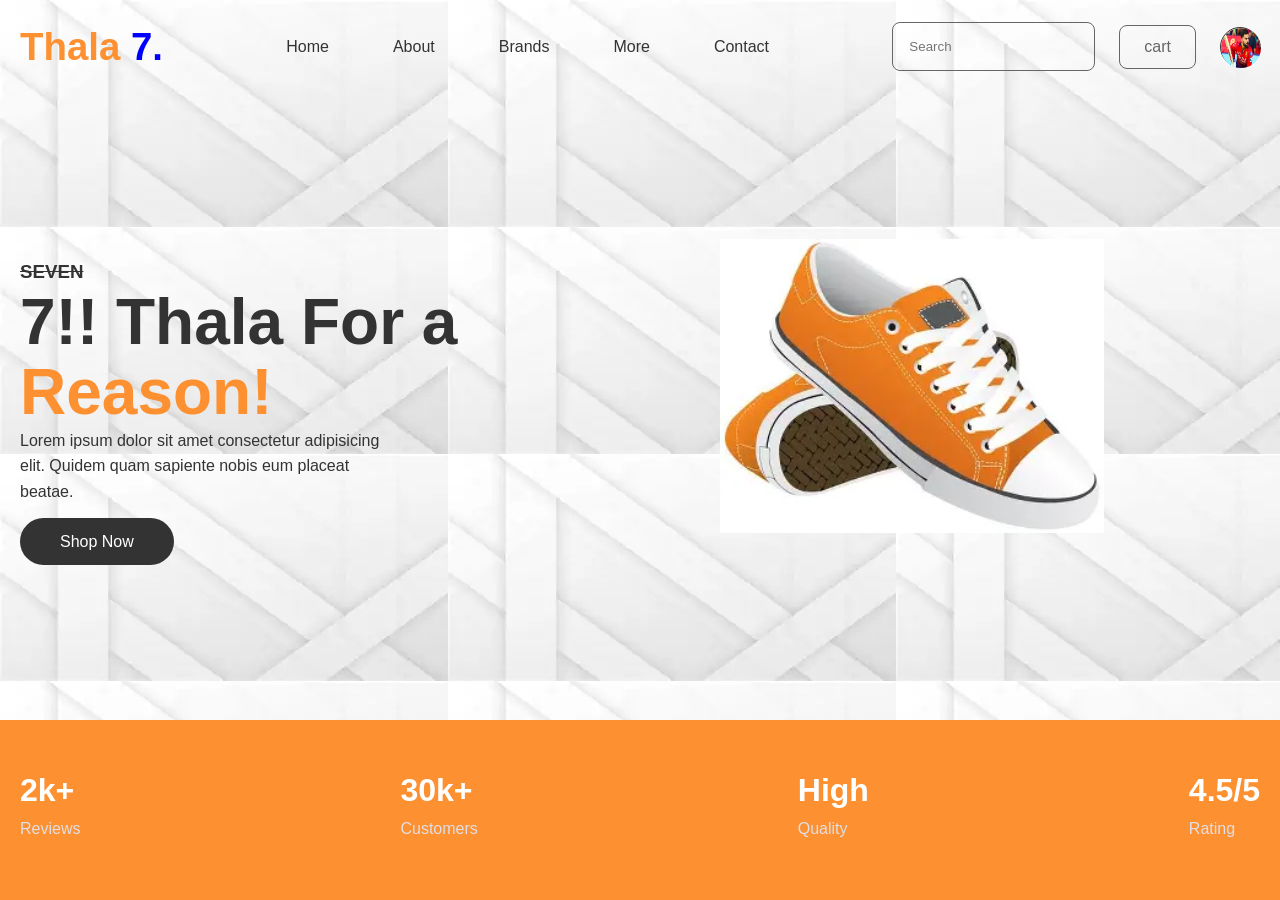
<file: index.html>
<!DOCTYPE html>
<html lang="en">
<head>
    <meta charset="UTF-8">
    <meta name="viewport" content="width=device-width, initial-scale=1.0">
    <title>Thala 7 Sneaker store</title>
    <link rel="stylesheet" href="style.css">
</head>
<body>
    <header class="header">
        <div class="container">
            <nav class="navbar">
                <div class="logo">
                    <h2>Thala <span>7.</span></h2>
                </div>
                <div class="nav-links">
                    <ul>
                        <li><a href="index.html">Home</a></li>
                        <li><a href="">About</a></li>
                        <li><a href="">Brands</a></li>
                        <li><a href="">More</a></li>
                        <li><a href="">Contact</a></li>
                    </ul>
                </div>

                <div class="nav-right">

                    <div class="search">
                        <input type="search" placeholder="Search">
                    </div>
                    <div class="cart">
                        <a href="">cart</a>
                    </div>
                    <div class="profile">
                        <img src="images/profile.webp" alt="pro">
                    </div>
                </div>
                
            </nav>
        </div>
    </header>

    <main>
        <section class="hero" id="hero">
            <div class="container">
                <div class="hero-content">

                    <div class="hero-info">
                        <h3>SEVEN</h3>
                        <h1>7!! Thala For a <span>Reason!</span></h1>
                        <p>Lorem ipsum dolor sit amet consectetur adipisicing elit. Quidem quam sapiente nobis eum placeat beatae.</p>
                        <a href="product.html">Shop Now</a>
                    </div>
                    
                    <div class="hero-image">
                        <div class="image">
                            <img src="images/shoes.webp" alt="shoes image">
                        </div>
                    </div>
                </div>
            </div>
        </section>
    </main>

    <footer class="footer">
     <div class="container">
        <div class="review">
            <h1>2k+</h1>
            <p>Reviews</p>
        </div>
        <div class="customers">
            <h1>30k+</h1>
            <p>Customers</p>
        </div>
        <div class="quality">
            <h1>High</h1>
            <p>Quality</p>
        </div>
        <div class="rating">
            <h1>4.5/5</h1>
            <p>Rating</p>
        </div>
     </div>
    </footer>
</body>
</html>
</file>
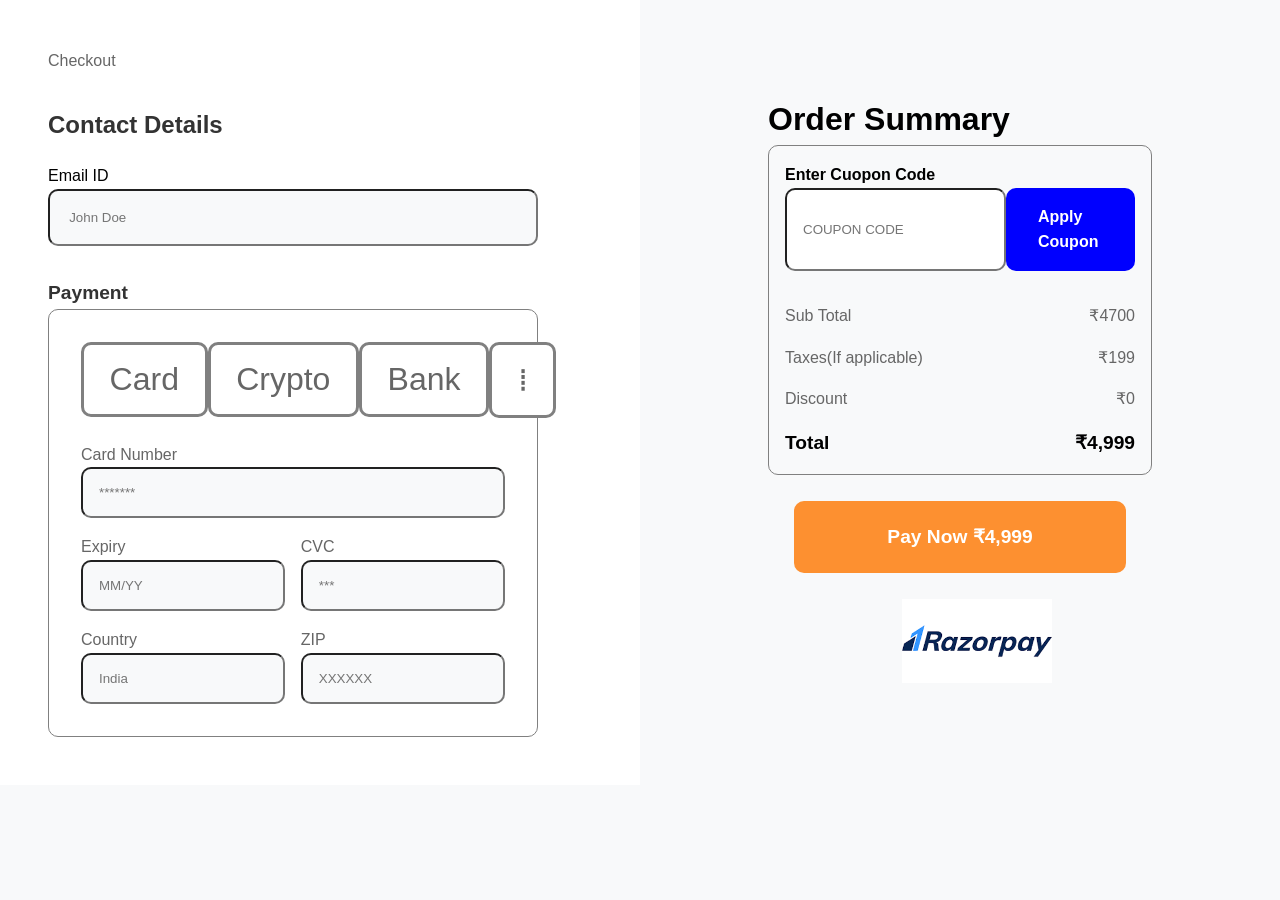
<file: payment.html>
<!DOCTYPE html>
<html lang="en">
<head>
    <meta charset="UTF-8">
    <meta name="viewport" content="width=device-width, initial-scale=1.0">
    <title>Payment</title>
    <link rel="stylesheet" href="product.css">
</head>
<style>
    .right-shopping{
       margin-right: 10%;
       width: 30%;
    }
</style>
<body>
    <main class="payment">
        <div class="payment-left">
           <p class="check">Checkout</p>
           <h2>Contact Details</h2>
           <div class="email">
            <label for="email">Email ID</label>
            <input type="email" name="email" id="email" placeholder="John Doe">
           </div>

           <h3>Payment</h3>

           <div class="payment-container">
               <div class="payment-methods">
                <button class="card">Card</button>
                <button class="crypto">Crypto</button>
                <button class="bank">Bank</button>
                <button>⁞</button>
               </div>
            
               <label for="number">Card Number</label>
               <input type="number" name="number" id="number" placeholder="*******" class="cardnumber">

               <div class="card-details">
                <div>
                    <label for="date">Expiry</label>
                    <input type="number" id="date" name="date" placeholder="MM/YY">
                </div>
                    <div>
                    <label for="cvc">CVC</label>
                    <input type="number" id="cvc" name="cvc" placeholder="***">
                </div>
                    <div>
                    <label for="county">Country</label>
                    <input type="text" id="country" name="country" placeholder="India">
                </div>
                <div>
                    <label for="zip">ZIP</label>
                    <input type="text" id="zip" name="zip" placeholder="XXXXXX">
                </div>
               </div>
           </div>
        </div>
           <div class="right-shopping">
            <h1>Order Summary</h1>
                    <div class="price-container">

                        <h4>Enter Cuopon Code</h4>
                        <div class="coupon">
                            <input type="text" name="" id="" placeholder="COUPON CODE">
                            <a href="#">Apply Coupon</a>
                        </div>

                        <div class="price-total">
                            <p>Sub Total</p>
                            <p>₹4700</p>
                        </div>
                        <div class="price-total">
                            <p>Taxes(If applicable)</p>
                            <p>₹199</p>
                        </div>
                        <div class="price-total">
                            <p>Discount</p>
                            <p>₹0</p>
                        </div>
                        <div class="total">
                            <p>Total</p>
                            <p>₹4,999</p>
                        </div>
                    </div>

                  <a class="pay-button" href="">Pay Now ₹4,999</a>
                  <img src="images/rajorpay.png" alt="">
                </div>
    </main>
</body>
</html>
</file>
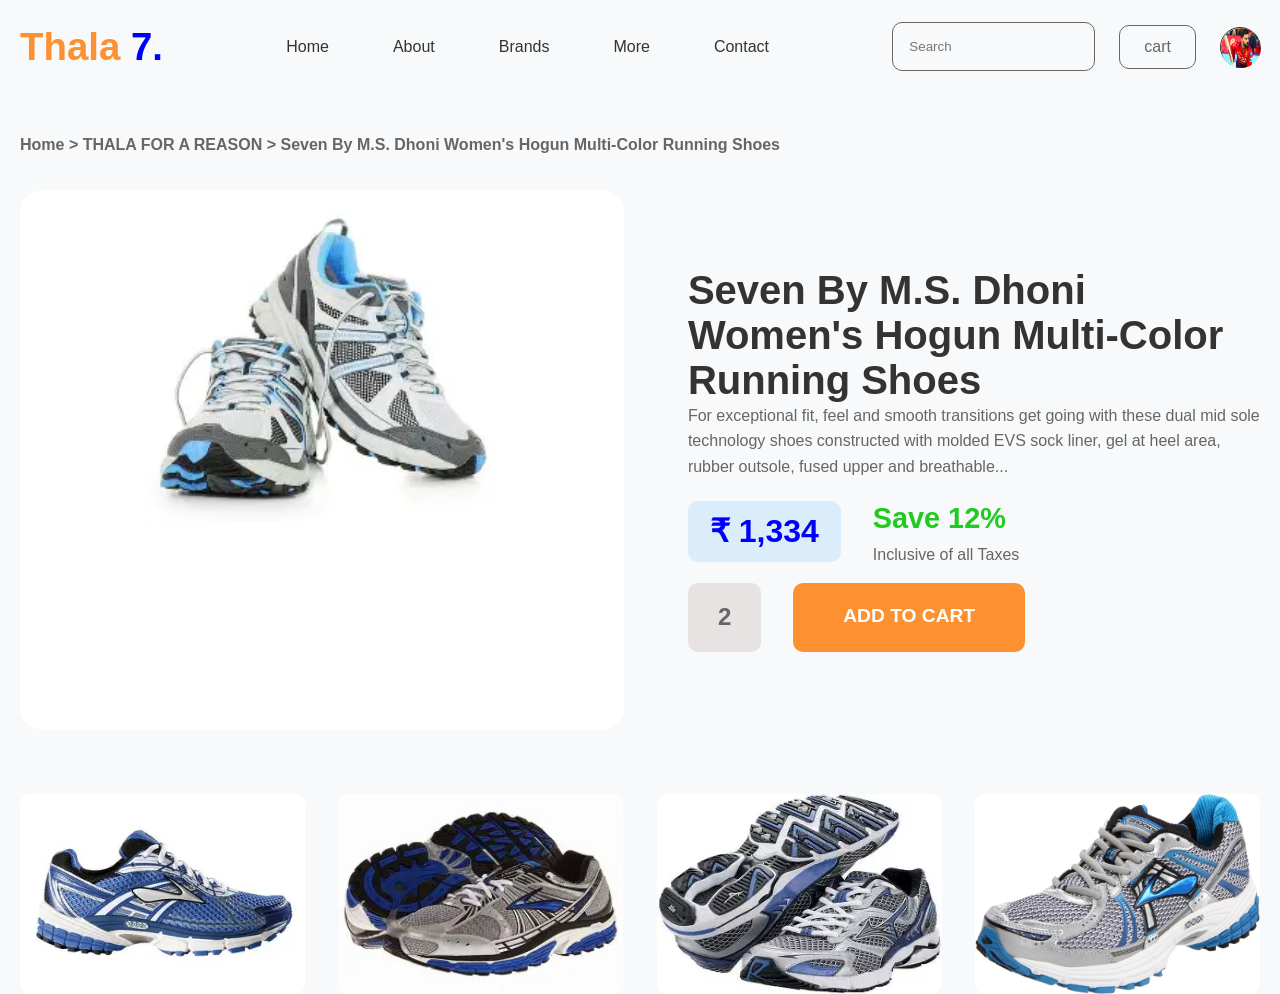
<file: product.html>
<!DOCTYPE html>
<html lang="en">
<head>
    <meta charset="UTF-8">
    <meta name="viewport" content="width=device-width, initial-scale=1.0">
    <title>Project page</title>
    <!-- <link rel="stylesheet" href="style.css"> -->
    <link rel="stylesheet" href="product.css">
</head>
<body>
        <header class="header">
        <div class="container">
            <nav class="navbar">
                <div class="logo">
                    <h2>Thala <span>7.</span></h2>
                </div>
                <div class="nav-links">
                    <ul>
                        <li><a href="index.html">Home</a></li>
                        <li><a href="">About</a></li>
                        <li><a href="">Brands</a></li>
                        <li><a href="">More</a></li>
                        <li><a href="">Contact</a></li>
                    </ul>
                </div>

                <div class="nav-right">

                    <div class="search">
                        <input type="search" placeholder="Search">
                    </div>
                    <div class="cart">
                        <a href="">cart</a>
                    </div>
                    <div class="profile">
                        <img src="images/profile.webp" alt="pro">
                    </div>
                </div>
                
            </nav>
        </div>
    </header>

    <main>
        <div class="container">
            <h3 class="tagline">Home > THALA FOR A REASON > Seven By M.S. Dhoni Women's Hogun Multi-Color Running Shoes</h3>
            <section class="product" id="product">
                <div class="product-image">
                    <img src="images/product.webp" alt="product">
                </div>
                <div class="product-details">
                    <h1>Seven By M.S. Dhoni Women's Hogun Multi-Color Running Shoes</h1>
                    <p>For exceptional fit, feel and smooth transitions get going with these dual mid sole technology shoes constructed with molded EVS sock liner, gel at heel area, rubber outsole, fused upper and breathable...</p>

                    <div class="price">
                        <div class="amount">
                            ₹ 1,334
                        </div>
                        <div class="discount">
                            <h5>Save 12%</h5>
                            <p>Inclusive of all Taxes</p>
                        </div>
                    </div>

                   <div class="addToCart">
                    <p>2</p>
                    <a href="shoppingCart.html">ADD TO CART</a>
                   </div>
                </div>
            </section>

            <div class="productGallery">
                <img src="images/primage1.webp" alt="shoes">
                <img src="images/primage2webp.webp" alt="shoes">
                <img src="images/primage3.webp" alt="shoes">
                <img src="images/primage4.jpg" alt="shoes">
            </div>
        </div>
    </main>
</body>
</html>
</file>
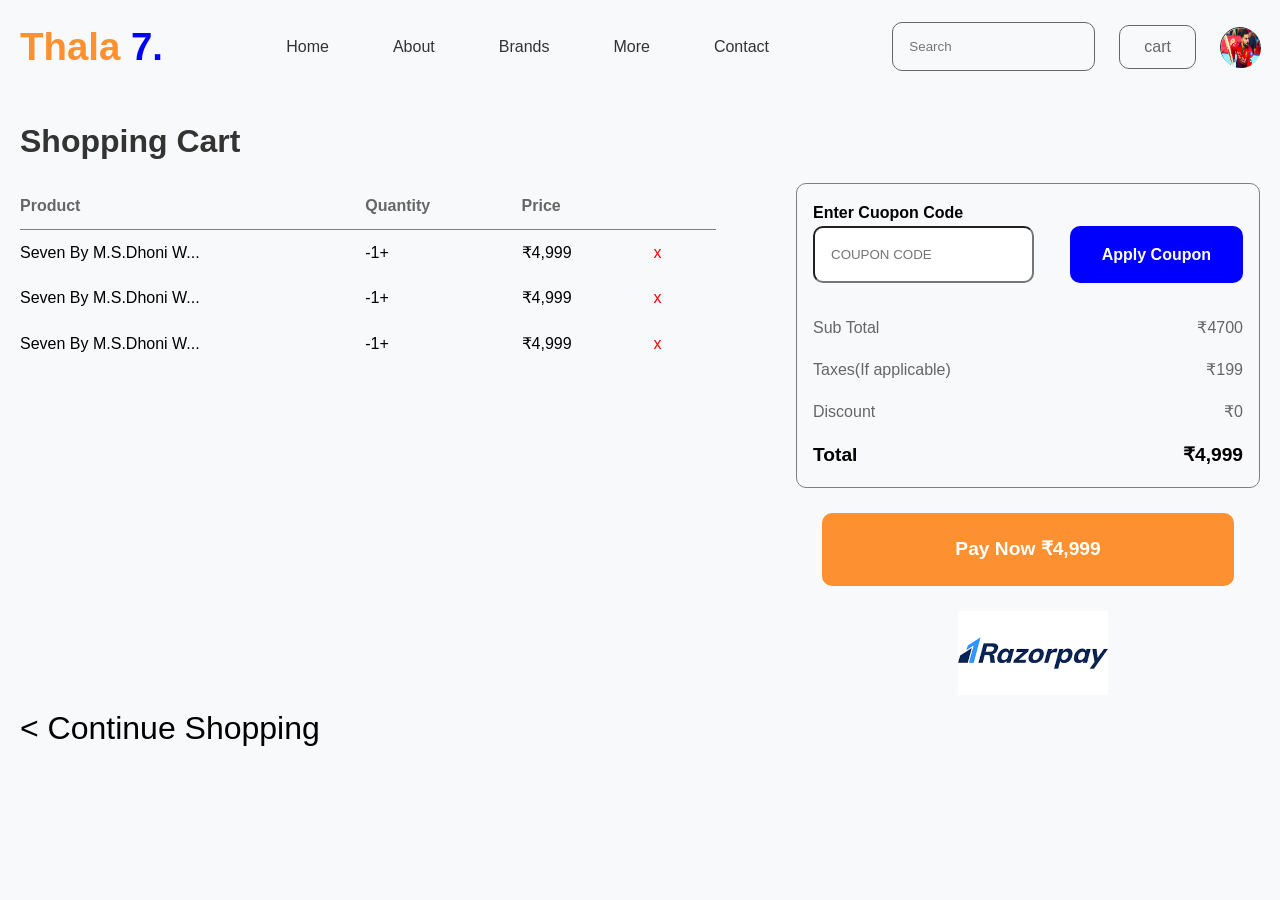
<file: shoppingCart.html>
<!DOCTYPE html>
<html lang="en">

<head>
    <meta charset="UTF-8">
    <meta name="viewport" content="width=device-width, initial-scale=1.0">
    <title>shopping-cart</title>
    <link rel="stylesheet" href="product.css">
</head>
<style>
    table {
      width: 100%;
      border-collapse: collapse;
    }
    th, td {

      padding: 10px  0;
      padding-right: 30px;
      text-align: left;
    }

    .tr-first{
        border-top: 0.1px solid gray;
    }
    
 
  </style>
<body>
    <header class="header">
        <div class="container">
            <nav class="navbar">
                <div class="logo">
                    <h2>Thala <span>7.</span></h2>
                </div>
                <div class="nav-links">
                    <ul>
                        <li><a href="index.html">Home</a></li>
                        <li><a href="">About</a></li>
                        <li><a href="">Brands</a></li>
                        <li><a href="">More</a></li>
                        <li><a href="">Contact</a></li>
                    </ul>
                </div>

                <div class="nav-right">

                    <div class="search">
                        <input type="search" placeholder="Search">
                    </div>
                    <div class="cart">
                        <a href="">cart</a>
                    </div>
                    <div class="profile">
                        <img src="images/profile.webp" alt="pro">
                    </div>
                </div>

            </nav>
        </div>
    </header>

    <main>
        <div class="container">
            <h1 class="shopping">
                Shopping Cart
            </h1>
            <div class="shopping-hero">
                <div class="left-shopping">


                    <table>
                        <tr>
                            <th>Product</th>
                            <th>Quantity</th>
                            <th>Price</th>
                        </tr>
                        <tr class="tr-first">
                            <td>Seven By M.S.Dhoni W... </td>
                            <td>-1+</td>
                            <td>₹4,999</td>
                            <td class="cross">x</td>
                        </tr>
                
                        <tr>
                            <td>Seven By M.S.Dhoni W... </td>
                            <td>-1+</td>
                            <td>₹4,999</td>
                            <td class="cross">x</td>
                        </tr>
                        <tr>
                            <td>Seven By M.S.Dhoni W... </td>
                            <td>-1+</td>
                            <td>₹4,999</td>
                            <td class="cross">x</td>
                        </tr>

                    </table>
                </div>
                <div class="right-shopping">
                    <div class="price-container">

                        <h4>Enter Cuopon Code</h4>
                        <div class="coupon">
                            <input type="text" name="" id="" placeholder="COUPON CODE">
                            <a href="#">Apply Coupon</a>
                        </div>

                        <div class="price-total">
                            <p>Sub Total</p>
                            <p>₹4700</p>
                        </div>
                        <div class="price-total">
                            <p>Taxes(If applicable)</p>
                            <p>₹199</p>
                        </div>
                        <div class="price-total">
                            <p>Discount</p>
                            <p>₹0</p>
                        </div>
                        <div class="total">
                            <p>Total</p>
                            <p>₹4,999</p>
                        </div>
                    </div>

                  <a class="pay-button" href="payment.html">Pay Now ₹4,999</a>
                  <img src="images/rajorpay.png" alt="">
                </div>
            </div>

            <a href="product.html" class="continue">< Continue Shopping</a>
        </div>
    </main>
</body>

</html>
</file>
<file: style.css>
* {
    margin: 0;
    padding: 0;
    box-sizing: border-box;
}

body {
    font-family: 'Arial', sans-serif;
    line-height: 1.6;
    color: #333;
    background: url('images/background.webp');
}

:root {
    --primary-color: #fd9030;
    --secondary-color: #2c3e50;
    --accent-color: #3498db;
    --light-bg: #f8f9fa;
    --dark-text: #333;
    --light-text: #666;
    --border-radius: 8px;
    --shadow: 0 4px 15px rgba(0, 0, 0, 0.1);
    --transition: all 0.3s ease;
}

.header{
    left: 0;
    top: 0;
    width: 100%;
    position: fixed;
    z-index: 1000;
    padding: 1rem 0;
}

.container {
    max-width: 1300px;
    margin: 0 auto;
    padding: 0 20px;
}

.navbar {
    display: flex;
    justify-content: space-between;
    align-items: center;
    background-color: transparent;

}

.logo{
    font-size: 1.6rem;
    font-weight: bold;

}
.logo h2{
    color: var(--primary-color);
}
.logo span{
    color: blue;
}

.nav-links ul {
    display: flex;
    gap: 2rem;
    list-style: none;
}


.nav-links a{
    text-decoration: none;
    padding: 0.5rem 1rem;
    border-radius: 4%;
    color: var(--dark-text);

}

.nav-links a:hover{
  cursor: pointer;
  background-color: var(--light-bg);

}

.nav-right{
    display: flex;
    justify-content: space-between;
    align-items: center;
    gap: 1.5rem;
}

.search input{
    padding: 1rem;
    border-radius: var(--border-radius);
    border: 1px solid var(--light-text);
    background-color: transparent;
}

.cart{
    padding: 0.5rem;
    background-color: transparent;
    border-radius: var(--border-radius);
    border: 1px solid var(--light-text);
}

.cart a{
  text-decoration: none;
  color: var(--light-text);
  padding: 1rem;
}

.profile{
    width: 40px;
    height: 40px;
    border-radius: 50%;
    border: 1px solid var(--dark-text);
}

.profile img{
    width: 40px;
    height: 40px;
    border-radius: 50%;
}

.hero-content{
   display: grid;
   grid-template-columns: 1fr 1fr;
   gap: 2rem;
   justify-content: center;
   align-items: center;
   margin-top: 25vh;
}

.hero-info{
    padding-right:2rem;
    margin-top: 2rem;
    
}

.hero-info h3{
    color: var(--dark-text);
    text-decoration:line-through;
}

.hero-info h1{
    font-size: 4rem;
    color: var(--dark-text);
    line-height: 1.1;
}

.hero-info span{
    color: var(--primary-color);
}

.hero-info p{
  color: var(--dark-text);
  max-width: 30vw;
  margin-bottom: 1.5rem;
}

.hero-info a{
    text-decoration: none;
    background-color: var(--dark-text);
    color: white;
    padding: 15px 40px; 
    border-radius: 30px;
}

.hero-image{
    padding-left: 4rem;
}

.hero-image img{
    width: 30vw;
}


.footer{
    width: 100vw;
    background-color: var(--primary-color);
    height: 20vh;
    position: fixed;
    bottom: 0;
}

.footer .container{
    display: flex;
    justify-content: space-between;
    align-items: center;
}

.footer h1{
    color: white;
    margin-top: 5vh;
}

.footer p{
    color: rgba(224, 224, 233, 0.979);
}
</file>
<file: product.css>
* {
    margin: 0;
    padding: 0;
    box-sizing: border-box;
}

body {
    font-family: 'Arial', sans-serif;
    line-height: 1.6;
    background-color: var(--light-bg);
}

:root {
    --primary-color: #fd9030;
    --secondary-color: #2c3e50;
    --accent-color: #3498db;
    --light-bg: #f8f9fa;
    --dark-text: #333;
    --light-text: #666;
    --border-radius: 10px;
    --shadow: 0 4px 15px rgba(0, 0, 0, 0.1);
    --transition: all 0.3s ease;
}

.header{
    left: 0;
    top: 0;
    width: 100%;
    position: fixed;
    z-index: 1000;
    padding: 1rem 0;
}

.container {
    max-width: 1300px;
    margin: 0 auto;
    padding: 0 20px;
}

.navbar {
    display: flex;
    justify-content: space-between;
    align-items: center;
    background-color: transparent;

}

.logo{
    font-size: 1.6rem;
    font-weight: bold;

}
.logo h2{
    color: var(--primary-color);
}
.logo span{
    color: blue;
}

.nav-links ul {
    display: flex;
    gap: 2rem;
    list-style: none;
}


.nav-links a{
    text-decoration: none;
    padding: 0.5rem 1rem;
    border-radius: 4%;
    color: var(--dark-text);

}

.nav-links a:hover{
  cursor: pointer;
  background-color: var(--light-bg);

}

.nav-right{
    display: flex;
    justify-content: space-between;
    align-items: center;
    gap: 1.5rem;
}

.search input{
    padding: 1rem;
    border-radius: var(--border-radius);
    border: 1px solid var(--light-text);
    background-color: transparent;
}

.cart{
    padding: 0.5rem;
    background-color: transparent;
    border-radius: var(--border-radius);
    border: 1px solid var(--light-text);
}

.cart a{
  text-decoration: none;
  color: var(--light-text);
  padding: 1rem;
}

.profile{
    width: 40px;
    height: 40px;
    border-radius: 50%;
    border: 1px solid var(--dark-text);
}

.profile img{
    width: 40px;
    height: 40px;
    border-radius: 50%;
}

main h3{
    margin-top: 100px;
    padding-top: 2rem;
    font-size: 1rem;
    color: var(--light-text);
}

.product{
    display: flex;
    justify-content: space-between;
    align-items: center;
    margin-top: 2rem;
}

.product-image {
    width: 95%;
    height: 60vh;
    background-color: white;
    margin-right: 2rem;
    border-radius: 4%;
    text-align: center;
}

.product-image img{
    width: 60%;
}

.product-details{
    width: 90%;
    margin-left: 2rem;
    
}

.product-details h1{
    color: var(--dark-text);
    font-size: 2.5rem;
    line-height: normal;
    
}

.product-details p{
    color: var(--light-text);
}

.product-details .price{
    display: flex;
    align-items: center;
    gap: 2rem;
    margin-top: 1rem;
}

.price .amount{
    background-color: rgba(104, 186, 253, 0.203);
    color: blue;
    font-weight: bold;
    font-size: 2rem;
    padding: 5px 22px;
    border-radius: var(--border-radius);
}

.price .discount h5{
    color: rgb(30, 203, 30);
    font-size: 1.8rem;
}

.product-details .addToCart{
    display: flex;
    margin-top: 1rem;
    gap: 2rem;
}

.addToCart p{
 background-color: rgb(231, 227, 227);
padding: 15px 30px; 
font-size: 1.5rem;
font-weight: bold;
   border-radius: var(--border-radius); 
}

.addToCart a{
    background-color: var(--primary-color);
    text-align: center;
    text-decoration: none;
    color: white;
    font-size: 1.2rem;
    font-weight: bold;
    padding: 18px 50px;
    border-radius: var(--border-radius);
    transition: var(--transition);
}

.addToCart a:hover{
    cursor: pointer;
    transform: translateY(-8px);
    background-color:#f47506;
}

.productGallery{
    display: flex;
    justify-content: space-between;
    margin-top: 4rem;
}

.productGallery img{
    width: 23%;
    height: 200px;
    border-radius: var(--border-radius);
}

.container .shopping{
    margin-top: 100px;
    color: var(--dark-text);
    padding: 1rem 0;
}

.shopping-hero{
    display: flex;
    justify-content: space-between;
    /* align-items: center; */
    gap: 5rem;
    width: 100%;
}

.shopping-hero .left-shopping{
    width: 60%;
}
.left-shopping th{
    color: var(--light-text);
}

.left-shopping .cross{
    color: red;
}

.shopping-hero .right-shopping{
    width: 40%;  
}

.right-shopping .price-container{
    border: 1px solid grey;
    border-radius: var(--border-radius);
    padding: 1rem;
}

.price-container .coupon{
    display: flex;
    justify-content: space-between;
    margin-bottom: 2rem;
}

.coupon input{
    padding: 1rem 2rem 1rem 1rem;
    border-radius: var(--border-radius);
}

.coupon a{
    background-color: blue;
    color: white;
    text-decoration: none;
    border-radius: var(--border-radius);
    font-weight: bold;
    padding: 1rem 2rem;
}

.price-container .price-total{
    display: flex;
    justify-content: space-between;
    color: var(--light-text);
    margin-bottom: 1rem;
}

.price-container .total{
    display: flex;
    justify-content: space-between;
    font-weight: bold;
    font-size: 1.2rem;
}

.right-shopping .pay-button{
    background-color: var(--primary-color);
    color: white;
    text-decoration: none;
    display: block;
    margin: 1.6rem;
    padding: 1.3rem;
    text-align: center;
    font-size: 1.2rem;
    border-radius: var(--border-radius);
    font-weight: bold;
    transition: var(--transition);
    
}

.right-shopping .pay-button:hover{
    transform: translateY(-6px);
}

.right-shopping img{
    margin-left: 35%;
    width: 150px;

}

.continue{
    text-decoration: none;
    font-size: 2rem;
    color: black;
}


.payment{
    display: flex;
    justify-content: space-between;
    align-items: center;
}

.payment-left{
    background-color: white;
    padding: 3rem;
    width: 50%;
}

.payment-left .check{
    color: var(--light-text);
    margin-bottom: 2rem;
}

.payment-left h2{
    color: var(--dark-text);
    font-size: 1.5rem;
    margin-bottom: 1.2rem;
}

.payment-left label{
    display: block;
}

.email input{
    padding: 1.2rem;
    width: 90%;
    background-color: var(--light-bg);
    border-radius: var(--border-radius);
    
}

.payment-left h3{
    margin-top: 0;
    color: var(--dark-text);
    font-size: 1.2rem;
}

.payment-container{
    border: 1px solid gray;
    width: 90%;
    border-radius: var(--border-radius);
    padding: 2rem;
    color: var(--light-text);
}

.payment-container .payment-methods{
    display: flex;
    justify-content: space-between;
    align-items: center;
    margin-bottom: 1.5rem;
}

.payment-methods button{
    border: 3px solid gray;
    padding: 1rem 1.6rem;
    border-radius:  var(--border-radius);
    color: var(--light-text);
    font-size: 2rem;
    background-color: white;
}

.payment-methods button:focus{
    color: var(--primary-color);
    border-color: var(--primary-color);
}

.cardnumber{
    width: 100%;
    padding: 1rem;
    border-radius: var(--border-radius);
    background-color: var(--light-bg);
}

.card-details{
    display: grid;
    grid-template-columns: 1fr 1fr;
    margin-top: 1rem;
    gap: 1rem;
}
.card-details input{
    padding: 1rem;
    width: 100%;
    border-radius: var(--border-radius);
    background-color: var(--light-bg);
}
</file>
